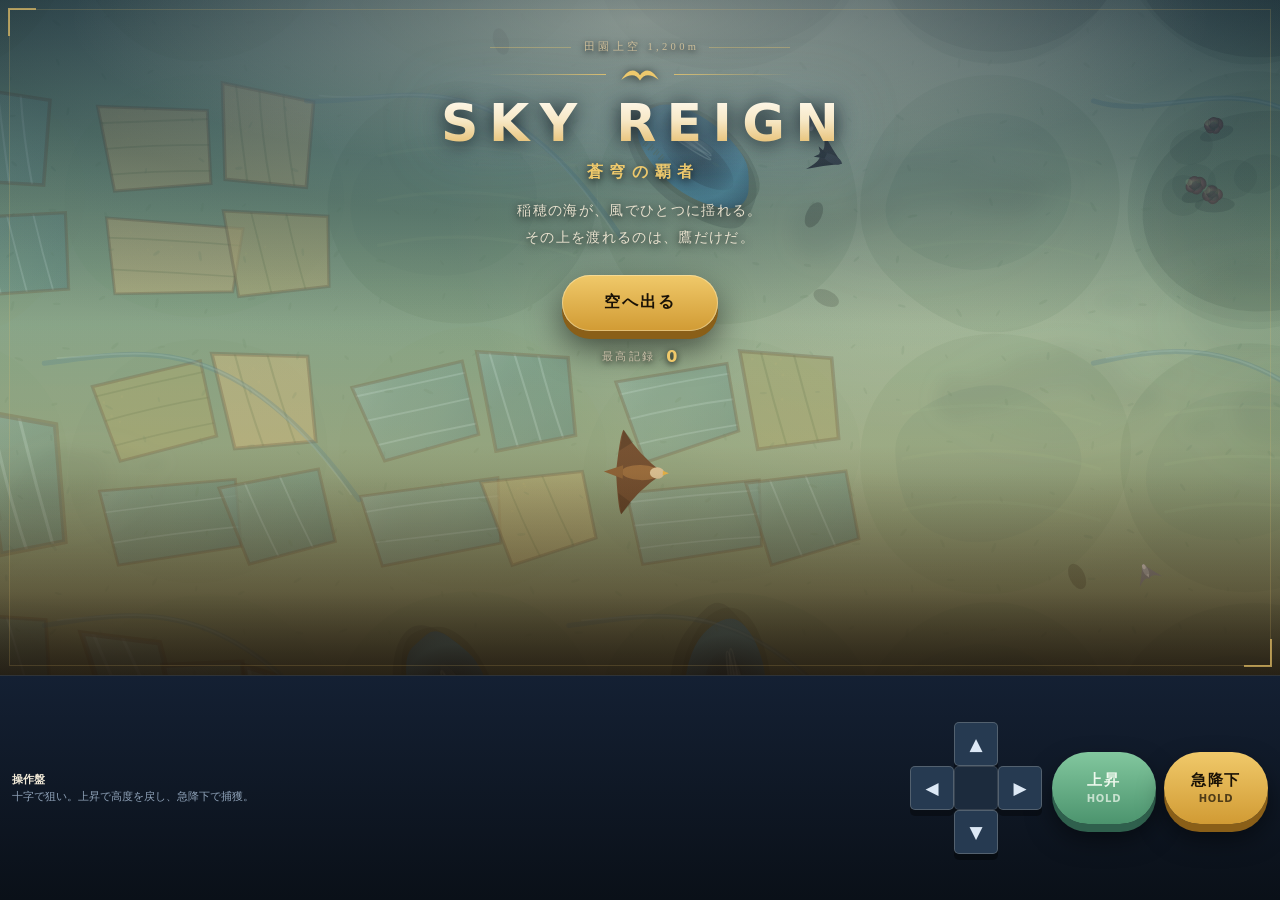
<file: index.html>
<!DOCTYPE html>
<html lang="ja">
<head>
<meta charset="utf-8">
<meta name="viewport" content="width=device-width,initial-scale=1,maximum-scale=1,user-scalable=no,viewport-fit=cover">
<title>SKY REIGN 〜蒼穹の覇者〜</title>
<meta property="og:title" content="SKY REIGN 〜蒼穹の覇者〜">
<meta property="og:description" content="スマホ・PCのブラウザで遊べる無料ゲームです。インストール不要！">
<meta property="og:url" content="https://titan11111.github.io/231-sky-reign/">
<meta property="og:type" content="website">
<meta name="twitter:card" content="summary">
<link rel="stylesheet" href="style.css">
</head>
<body>
<div id="safe-area-probe" aria-hidden="true"></div>
<div id="game-shell">
  <div id="game-stage">
    <div id="screen-wrap">
      <div class="veil" id="title">
        <div class="drift" aria-hidden="true">
          <svg class="drift-bird d1" viewBox="0 0 64 26"><path d="M2 21C13 4 24 3 32 15 40 3 51 4 62 21 49 12 39 13 32 22 25 13 15 12 2 21Z"/></svg>
          <svg class="drift-bird d2" viewBox="0 0 64 26"><path d="M2 21C13 4 24 3 32 15 40 3 51 4 62 21 49 12 39 13 32 22 25 13 15 12 2 21Z"/></svg>
          <svg class="drift-bird d3" viewBox="0 0 64 26"><path d="M2 21C13 4 24 3 32 15 40 3 51 4 62 21 49 12 39 13 32 22 25 13 15 12 2 21Z"/></svg>
          <svg class="drift-bird d4" viewBox="0 0 64 26"><path d="M2 21C13 4 24 3 32 15 40 3 51 4 62 21 49 12 39 13 32 22 25 13 15 12 2 21Z"/></svg>
        </div>
        <div class="frame" aria-hidden="true"></div>
        <div class="title-card">
          <p class="kicker" aria-hidden="true"><i></i><span>田園上空 1,200m</span><i></i></p>
          <div class="crest" aria-hidden="true">
            <i class="rule"></i>
            <svg class="crest-mark" viewBox="0 0 72 26"><path d="M4 22C16 3 27 2 36 14 45 2 56 3 68 22 53 11 43 12 36 23 29 12 19 11 4 22Z"/></svg>
            <i class="rule"></i>
          </div>
          <h1><span class="en">SKY REIGN</span><small>蒼穹の覇者</small></h1>
          <p class="lead">稲穂の海が、風でひとつに揺れる。<br>その上を渡れるのは、鷹だけだ。</p>
          <button type="button" class="game-btn" id="startBtn">空へ出る</button>
          <p class="best-line"><span>最高記録</span><b id="titleBest">0</b></p>
        </div>
      </div>
      <div class="veil hide" id="over">
        <div class="drift" aria-hidden="true">
          <svg class="drift-bird d2" viewBox="0 0 64 26"><path d="M2 21C13 4 24 3 32 15 40 3 51 4 62 21 49 12 39 13 32 22 25 13 15 12 2 21Z"/></svg>
          <svg class="drift-bird d3" viewBox="0 0 64 26"><path d="M2 21C13 4 24 3 32 15 40 3 51 4 62 21 49 12 39 13 32 22 25 13 15 12 2 21Z"/></svg>
          <svg class="drift-bird d4" viewBox="0 0 64 26"><path d="M2 21C13 4 24 3 32 15 40 3 51 4 62 21 49 12 39 13 32 22 25 13 15 12 2 21Z"/></svg>
        </div>
        <div class="frame" aria-hidden="true"></div>
        <div class="result-card">
          <p class="kicker"><i></i><span id="overKicker">日暮れ・帰巣</span><i></i></p>
          <h1 id="overTitle">狩り終了</h1>
          <p class="verse" id="overVerse">遠い山の端が赤い。明日、また同じ空へ。</p>
          <div class="score-block">
            <span class="score-label">総得点</span>
            <div class="big" id="finalScore">0</div>
          </div>
          <div class="row">
            <div>捕獲<b id="finalCatch">0</b></div>
            <div>最大コンボ<b id="finalCombo">0</b></div>
            <div>最高記録<b id="bestScore">0</b></div>
          </div>
          <button type="button" class="game-btn" id="againBtn">もう一度、空へ</button>
        </div>
      </div>
      <div class="veil hide" id="paused">
        <div class="frame" aria-hidden="true"></div>
        <h1>一時停止</h1>
        <p class="lead">下の ▶ でも戻れます。</p>
        <button type="button" class="game-btn" id="resumeBtn">再開する</button>
      </div>
      <canvas id="c" data-logical-width="390" data-logical-height="633"></canvas>
    </div>
  </div>
  <div id="control-deck" aria-label="操作盤">
    <div class="deck-note"><b>操作盤</b><br>十字で狙い。上昇で高度を戻し、急降下で捕獲。</div>
    <div class="nes-dpad" aria-label="十字キー">
      <button type="button" class="dpad-key dpad-up" data-dir="up" aria-label="上">▲</button>
      <button type="button" class="dpad-key dpad-left" data-dir="left" aria-label="左">◀</button>
      <span class="dpad-center" aria-hidden="true"></span>
      <button type="button" class="dpad-key dpad-right" data-dir="right" aria-label="右">▶</button>
      <button type="button" class="dpad-key dpad-down" data-dir="down" aria-label="下">▼</button>
    </div>
    <div class="flight-actions" aria-label="飛行操作">
      <button type="button" id="btnRise" aria-label="上昇">上昇<small>HOLD</small></button>
      <button type="button" id="btnDive" aria-label="急降下">急降下<small>HOLD</small></button>
    </div>
  </div>
</div>
<audio id="bgmTitle" src="audio/open-sky.m4a" loop preload="none" playsinline webkit-playsinline></audio>
<audio id="bgmPlay" src="audio/soaring-horizons.m4a" loop preload="none" playsinline webkit-playsinline></audio>

<script src="script.js"></script>

</body>
</html>
</file>
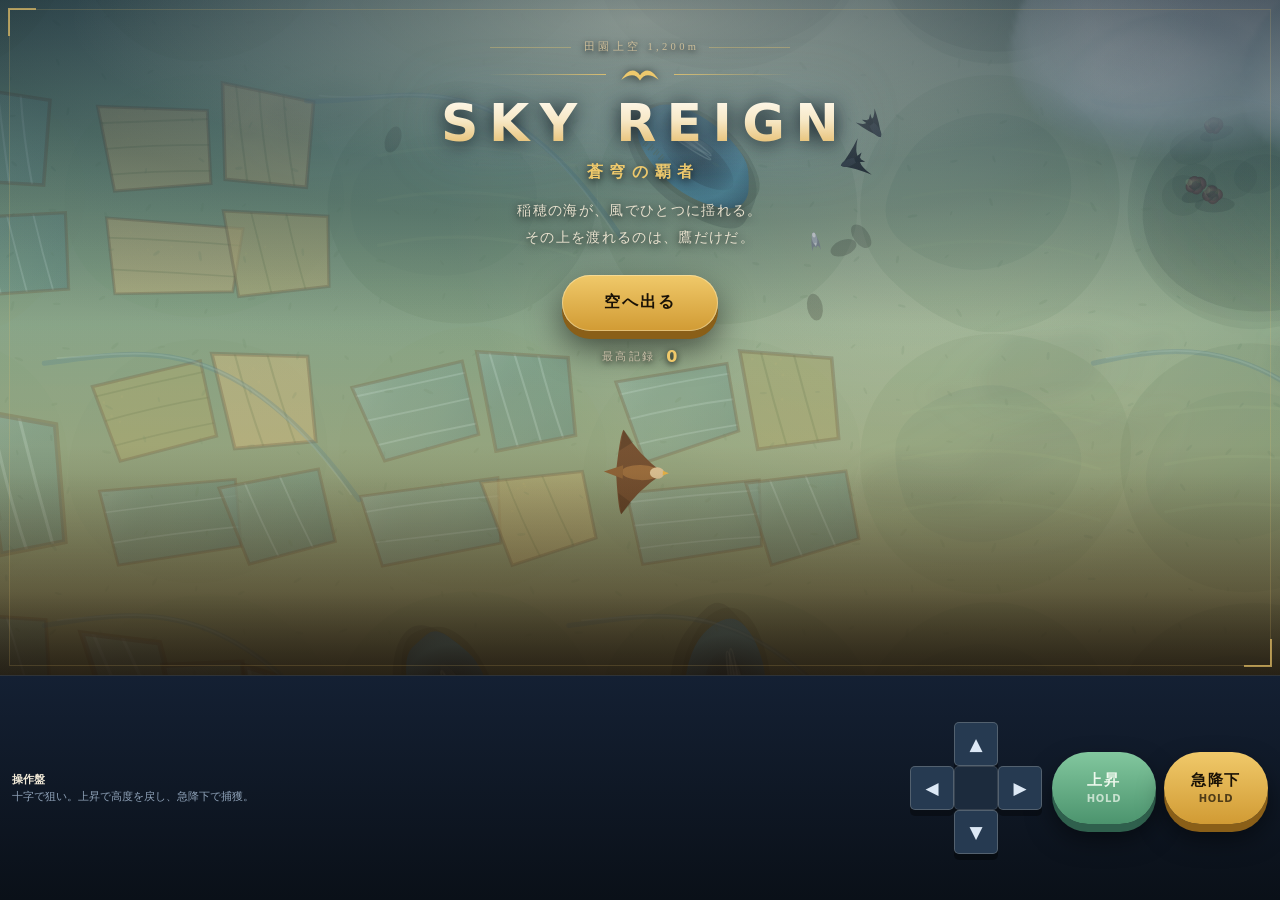
<file: soten-dive.html>
<!doctype html>
<html lang="ja">
<head>
<meta charset="utf-8">
<title>SKY REIGN 〜蒼穹の覇者〜</title>
<link rel="canonical" href="https://titan11111.github.io/231-sky-reign/">
<meta http-equiv="refresh" content="0; url=./index.html">
<script>location.replace('./index.html' + location.search + location.hash);</script>
</head>
<body>
<p>ページを移動しました。<a href="./index.html">ゲームを開く</a></p>
</body>
</html>
</file>
<file: style.css>
*{margin:0;padding:0;box-sizing:border-box;-webkit-tap-highlight-color:transparent;
  -webkit-touch-callout:none;-webkit-user-select:none;user-select:none;touch-action:none}
html,body{width:100%;height:100%;overflow:hidden;overscroll-behavior:none;background:#0d1420;
  font-family:"Hiragino Kaku Gothic ProN","Yu Gothic",system-ui,sans-serif;
  color:#f2ead8;touch-action:none;user-select:none;position:fixed}
#safe-area-probe{position:fixed;left:0;top:0;width:1px;height:1px;
  --safe-top:env(safe-area-inset-top);--safe-bottom:env(safe-area-inset-bottom);
  visibility:hidden;pointer-events:none}

/* ハーネス契約: 上75% #game-stage / 下25% #control-deck。重ならない */
#game-shell{position:fixed;inset:0;width:100%;height:100%;height:100dvh;
  display:flex;flex-direction:column;touch-action:none}
#game-stage{position:relative;flex:0 0 75%;height:75%;min-height:0}
#screen-wrap{position:absolute;inset:0;overflow:hidden;background:#0d1420}
#c{display:block;position:absolute;inset:0;z-index:0;width:100%;height:100%;touch-action:none}
#control-deck{position:relative;flex:0 0 25%;height:25%;
  display:flex;align-items:center;gap:10px;
  padding:8px 12px max(8px,env(safe-area-inset-bottom,8px)) 12px;
  padding-left:max(12px,calc(12px + env(safe-area-inset-left,0px)));
  padding-right:max(12px,calc(12px + env(safe-area-inset-right,0px)));
  background:linear-gradient(180deg,#142033 0%,#0a1018 100%);
  border-top:1px solid rgba(242,234,216,.16);overflow:hidden;touch-action:none}
.deck-note{flex:1 1 auto;font-size:11px;line-height:1.55;color:#8fa2b8;min-width:0}
.deck-note b{color:#f2ead8}

/* ファミコン配置：十字キーを左、B→Aを右に置く */
.nes-dpad{position:relative;display:grid;grid-template-columns:repeat(3,44px);grid-template-rows:repeat(3,44px);flex:0 0 132px;width:132px;height:132px;filter:drop-shadow(0 6px 0 rgba(0,0,0,.35))}
.dpad-key,.dpad-center{position:static;width:44px;height:44px;min-width:44px;min-height:44px;padding:0;border-radius:5px;background:#263a51;border:1px solid rgba(242,234,216,.22);box-shadow:none;color:#dce8f5;font-size:17px;letter-spacing:0;z-index:1}
.dpad-key:active,.dpad-key.is-held{transform:translateY(2px);box-shadow:inset 0 0 0 2px rgba(240,201,106,.62);background:#355371}
.dpad-up{grid-area:1/2}.dpad-left{grid-area:2/1}.dpad-right{grid-area:2/3}.dpad-down{grid-area:3/2}
.dpad-center{grid-area:2/2;background:#1c2b3d;border-color:rgba(242,234,216,.12);z-index:0}

.veil{position:absolute;inset:0;z-index:2;display:flex;flex-direction:column;
  align-items:center;justify-content:center;gap:14px;padding:20px;text-align:center;
  background:radial-gradient(120% 90% at 50% 30%,rgba(20,38,58,.86),rgba(6,10,16,.96))}
.veil.hide{display:none}
h1{font-size:clamp(22px,7vw,36px);letter-spacing:.16em;font-weight:900;line-height:1.25}
h1 small{display:block;font-size:.38em;letter-spacing:.3em;font-weight:600;color:#d9b25e;margin-top:8px}
.lead{font-size:13px;line-height:1.8;color:#c3cedd;max-width:22em}
button{font:inherit;font-weight:800;letter-spacing:.14em;font-size:16px;color:#1a1206;
  background:linear-gradient(#f0c96a,#d19b34);border:0;border-radius:999px;
  padding:15px 42px;box-shadow:0 8px 0 #8a5f18,0 14px 26px rgba(0,0,0,.5);cursor:pointer;
  min-height:56px;touch-action:manipulation;transition:transform .08s ease,opacity .08s ease,box-shadow .08s ease}
button:active,button.is-pressed{transform:translateY(5px) scale(.98);box-shadow:0 3px 0 #8a5f18;opacity:.9}
.icon-btn{width:48px;height:48px;min-width:48px;min-height:48px;padding:0;letter-spacing:0;
  font-size:20px;border-radius:50%;color:#f2ead8;
  background:rgba(13,20,32,.92);border:1px solid rgba(242,234,216,.22);box-shadow:0 4px 0 rgba(0,0,0,.4)}
.icon-btn:active,.icon-btn.is-pressed{transform:scale(.92);box-shadow:0 2px 0 rgba(0,0,0,.4)}
.flight-actions{display:flex;align-items:center;gap:8px;flex:0 0 auto}
#btnDive,#btnRise{flex:0 0 auto;min-width:104px;min-height:72px;height:min(86px,78%);
  padding:8px 22px;letter-spacing:.12em;font-size:15px;line-height:1.15}
#btnDive small,#btnRise small{display:block;font-size:10px;letter-spacing:.08em;font-weight:600;opacity:.72;margin-top:4px}
#btnDive.is-held,#btnDive:active,#btnRise.is-held,#btnRise:active{transform:scale(.92) translateY(4px);box-shadow:0 2px 0 #8a5f18}
#btnRise{color:#eef8ed;background:linear-gradient(#82c79e,#4c946e);box-shadow:0 8px 0 #2f604d,0 14px 26px rgba(0,0,0,.5)}
#btnRise.is-held,#btnRise:active{box-shadow:0 2px 0 #2f604d}
@media (max-width:720px){
  .deck-note{font-size:9px;line-height:1.45}
  .nes-dpad{flex-basis:126px;width:126px;height:126px;grid-template-columns:repeat(3,42px);grid-template-rows:repeat(3,42px);transform:none}
  .dpad-key,.dpad-center{width:42px;height:42px;min-width:42px;min-height:42px}
  #btnDive,#btnRise{min-width:72px;padding:8px 10px;font-size:11px}
}
@media (max-width:470px){
  .deck-note{display:none}
  #control-deck{display:grid;grid-template-columns:auto minmax(0,1fr) auto;align-items:center;gap:8px}
  .nes-dpad{grid-column:1;grid-row:1;flex-basis:120px;width:120px;height:120px;grid-template-columns:repeat(3,40px);grid-template-rows:repeat(3,40px)}
  .dpad-key,.dpad-center{width:40px;height:40px;min-width:40px;min-height:40px}
  .flight-actions{gap:4px}
  .flight-actions{grid-column:3;grid-row:1;margin-left:0;justify-self:end;flex-direction:column;gap:6px}
  #btnDive,#btnRise{min-width:64px;padding-left:6px;padding-right:6px}
}
audio{position:absolute;width:0;height:0;opacity:0;pointer-events:none}
.big{font-size:clamp(34px,11.5vw,60px);font-weight:900;color:#f0c96a;line-height:1}
.row{display:flex;gap:0;font-size:13px;color:#9fb0c4}
.row b{display:block;font-size:20px;color:#f2ead8;font-weight:800;margin-top:4px}

/* ================= 共通の額縁と小見出し ================= */
.frame{position:absolute;inset:9px;z-index:1;pointer-events:none;
  border:1px solid rgba(240,201,106,.16)}
.frame::before,.frame::after{content:"";position:absolute;width:26px;height:26px;
  border:2px solid rgba(240,201,106,.66)}
.frame::before{top:-2px;left:-2px;border-right:0;border-bottom:0}
.frame::after{right:-2px;bottom:-2px;border-left:0;border-top:0}

.kicker{display:flex;align-items:center;gap:10px;width:min(300px,80vw);
  font-family:"Hiragino Mincho ProN","Yu Mincho",YuMincho,serif;
  font-size:10.5px;letter-spacing:.32em;text-indent:.32em;color:#cdbe9a;
  text-shadow:0 2px 6px rgba(0,0,0,.85)}
.kicker i{flex:1 1 auto;height:1px;background:rgba(240,201,106,.34)}
.kicker span{flex:0 0 auto;white-space:nowrap}

/* ================= タイトル幕：上空カントリー ================= */
#title{
  justify-content:flex-start;gap:0;overflow:hidden;
  padding:clamp(14px,5.2vh,40px) 20px 16px;
  background:
    radial-gradient(122% 72% at 50% 3%,rgba(186,220,240,.26) 0%,rgba(34,62,88,.10) 42%,rgba(0,0,0,0) 70%),
    linear-gradient(180deg,rgba(9,19,31,.66) 0%,rgba(12,26,40,.28) 26%,rgba(255,226,178,.05) 48%,rgba(255,196,126,.09) 66%,rgba(58,34,14,.34) 88%,rgba(26,15,7,.62) 100%);
}
/* 朝の光がゆっくり呼吸する */
@keyframes sun-breathe{0%,100%{opacity:.5}50%{opacity:.95}}
#title::before{content:"";position:absolute;inset:0;z-index:0;pointer-events:none;
  background:radial-gradient(62% 32% at 50% 3%,rgba(255,240,204,.28),rgba(255,240,204,0) 72%);
  animation:sun-breathe 11s ease-in-out infinite}
/* 地表側にたまる靄 */
#title::after{content:"";position:absolute;left:0;right:0;bottom:0;height:30%;z-index:0;pointer-events:none;
  background:linear-gradient(180deg,rgba(34,22,10,0),rgba(44,28,12,.30) 58%,rgba(20,12,6,.62) 100%)}

/* 上空を横切る鳥のシルエット */
.drift{position:absolute;inset:-10% -14%;z-index:0;pointer-events:none}
.drift-bird{position:absolute;left:0;width:46px;height:auto;opacity:0;
  fill:rgba(16,24,34,.78);will-change:transform,opacity;
  filter:drop-shadow(0 3px 6px rgba(0,0,0,.28))}
@keyframes drift-across{
  0%{transform:translate3d(-16vw,0,0) rotate(-5deg);opacity:0}
  9%{opacity:var(--o)}
  46%{transform:translate3d(48vw,-5vh,0) rotate(3deg)}
  91%{opacity:var(--o)}
  100%{transform:translate3d(126vw,2vh,0) rotate(-4deg);opacity:0}
}
.d1{--o:.36;width:60px;top:15%;animation:drift-across 33s linear infinite}
.d2{--o:.24;width:38px;top:30%;animation:drift-across 51s linear -13s infinite}
.d3{--o:.15;width:24px;top:8%;animation:drift-across 69s linear -35s infinite}
.d4{--o:.28;width:48px;top:72%;animation:drift-across 43s linear -24s infinite}
@media (prefers-reduced-motion:reduce){
  .drift-bird{animation:none;opacity:var(--o)}
  #title::before{animation:none;opacity:.7}
}

.title-card{position:relative;z-index:1;display:flex;flex-direction:column;align-items:center}
.crest{display:flex;align-items:center;gap:13px;width:min(304px,80vw);margin:13px 0 14px}
.crest .rule{flex:1 1 auto;height:1px;background:linear-gradient(90deg,rgba(240,201,106,0),rgba(240,201,106,.8))}
.crest .rule:last-child{background:linear-gradient(90deg,rgba(240,201,106,.8),rgba(240,201,106,0))}
.crest-mark{flex:0 0 auto;width:42px;height:auto;fill:#f0c96a;
  filter:drop-shadow(0 1px 4px rgba(0,0,0,.75))}

#title h1{font-size:clamp(30px,10.5vw,52px);letter-spacing:.2em;text-indent:.2em;
  line-height:1.06;color:#fbf4e4}
#title h1 .en{display:block;color:#fbf4e4;
  filter:drop-shadow(0 2px 10px rgba(6,14,24,.9)) drop-shadow(0 0 30px rgba(150,196,228,.28))}
@supports ((-webkit-background-clip:text) or (background-clip:text)){
  #title h1 .en{background:linear-gradient(180deg,#fffaf0 0%,#f7e8c6 44%,#e3b65f 100%);
    -webkit-background-clip:text;background-clip:text;-webkit-text-fill-color:transparent}
}
#title h1 small{font-family:"Hiragino Mincho ProN","Yu Mincho",YuMincho,serif;
  font-size:.30em;letter-spacing:.42em;text-indent:.42em;font-weight:600;color:#f0c96a;
  margin-top:13px;text-shadow:0 2px 10px rgba(0,0,0,.85)}
#title .lead{font-family:"Hiragino Mincho ProN","Yu Mincho",YuMincho,serif;
  margin-top:16px;font-size:13.5px;line-height:2;letter-spacing:.1em;color:#e8e1ce;max-width:22em;
  text-shadow:0 2px 8px rgba(0,0,0,.9)}
#title #startBtn{margin-top:24px;
  box-shadow:0 8px 0 #8a5f18,0 16px 34px rgba(0,0,0,.6),inset 0 0 0 1px rgba(255,242,208,.4)}
.best-line{display:flex;align-items:center;gap:11px;margin-top:16px;
  font-size:11px;letter-spacing:.22em;color:#c9bea7;text-shadow:0 2px 6px rgba(0,0,0,.85)}
.best-line b{font-size:16px;font-weight:800;letter-spacing:.05em;color:#f0c96a}

/* ================= エンディング幕：日暮れの田園 ================= */
#over{
  justify-content:flex-start;gap:0;overflow:hidden;
  padding:clamp(12px,4.4vh,34px) 20px 16px;
  background:
    radial-gradient(98% 42% at 50% 100%,rgba(255,172,84,.24) 0%,rgba(255,150,64,.05) 54%,rgba(0,0,0,0) 80%),
    linear-gradient(180deg,rgba(7,14,26,.88) 0%,rgba(16,28,44,.52) 32%,rgba(36,24,16,.20) 54%,rgba(52,30,12,.34) 80%,rgba(22,12,6,.66) 100%);
}
#over::after{content:"";position:absolute;left:0;right:0;bottom:0;height:40%;z-index:0;pointer-events:none;
  background:linear-gradient(180deg,rgba(60,32,10,0),rgba(58,30,10,.22) 60%,rgba(18,10,5,.56) 100%)}
.result-card{position:relative;z-index:1;display:flex;flex-direction:column;align-items:center}
#over h1{margin-top:14px;font-family:"Hiragino Mincho ProN","Yu Mincho",YuMincho,serif;
  font-size:clamp(24px,8vw,40px);letter-spacing:.24em;text-indent:.24em;font-weight:700;color:#fbf4e4;
  text-shadow:0 2px 12px rgba(0,0,0,.9),0 0 34px rgba(255,178,96,.24)}
#over h1.rank-high{color:#ffe6ab;text-shadow:0 2px 12px rgba(0,0,0,.9),0 0 40px rgba(255,196,104,.45)}
.verse{font-family:"Hiragino Mincho ProN","Yu Mincho",YuMincho,serif;
  margin-top:12px;font-size:12.5px;line-height:2;letter-spacing:.1em;color:#e4dac4;max-width:22em;
  text-shadow:0 2px 8px rgba(0,0,0,.9)}
.score-block{display:flex;flex-direction:column;align-items:center;gap:5px;margin-top:16px}
.score-label{font-size:10px;letter-spacing:.34em;text-indent:.34em;color:#c2b393}
#over .big{color:#f8d488;text-shadow:0 3px 16px rgba(0,0,0,.7),0 0 34px rgba(240,180,92,.3)}
#over .row{margin-top:16px;padding-top:13px;border-top:1px solid rgba(240,201,106,.22)}
#over .row div{padding:0 14px;font-size:10.5px;letter-spacing:.16em;color:#bdae92}
#over .row div+div{border-left:1px solid rgba(240,201,106,.18)}
#over .row b{font-size:19px;color:#f6ead2;letter-spacing:.02em}
#over #againBtn{margin-top:22px;
  box-shadow:0 8px 0 #8a5f18,0 16px 34px rgba(0,0,0,.6),inset 0 0 0 1px rgba(255,242,208,.4)}

/* ================= 一時停止幕 ================= */
#paused h1{font-family:"Hiragino Mincho ProN","Yu Mincho",YuMincho,serif;letter-spacing:.3em;text-indent:.3em}

/* 画面が低い端末（SE・横向き）では余白と字を詰める */
@media (max-height:620px){
  #title{padding-top:10px}
  .crest{margin:9px 0 10px}
  #title .lead{margin-top:11px;font-size:12.5px;line-height:1.85}
  #title #startBtn{margin-top:17px}
  .best-line{margin-top:11px}
  #over{padding-top:10px}
  #over h1{margin-top:9px}
  .verse{margin-top:8px;line-height:1.85}
  .score-block{margin-top:10px}
  #over .row{margin-top:11px;padding-top:9px}
  #over #againBtn{margin-top:15px}
}
</file>
